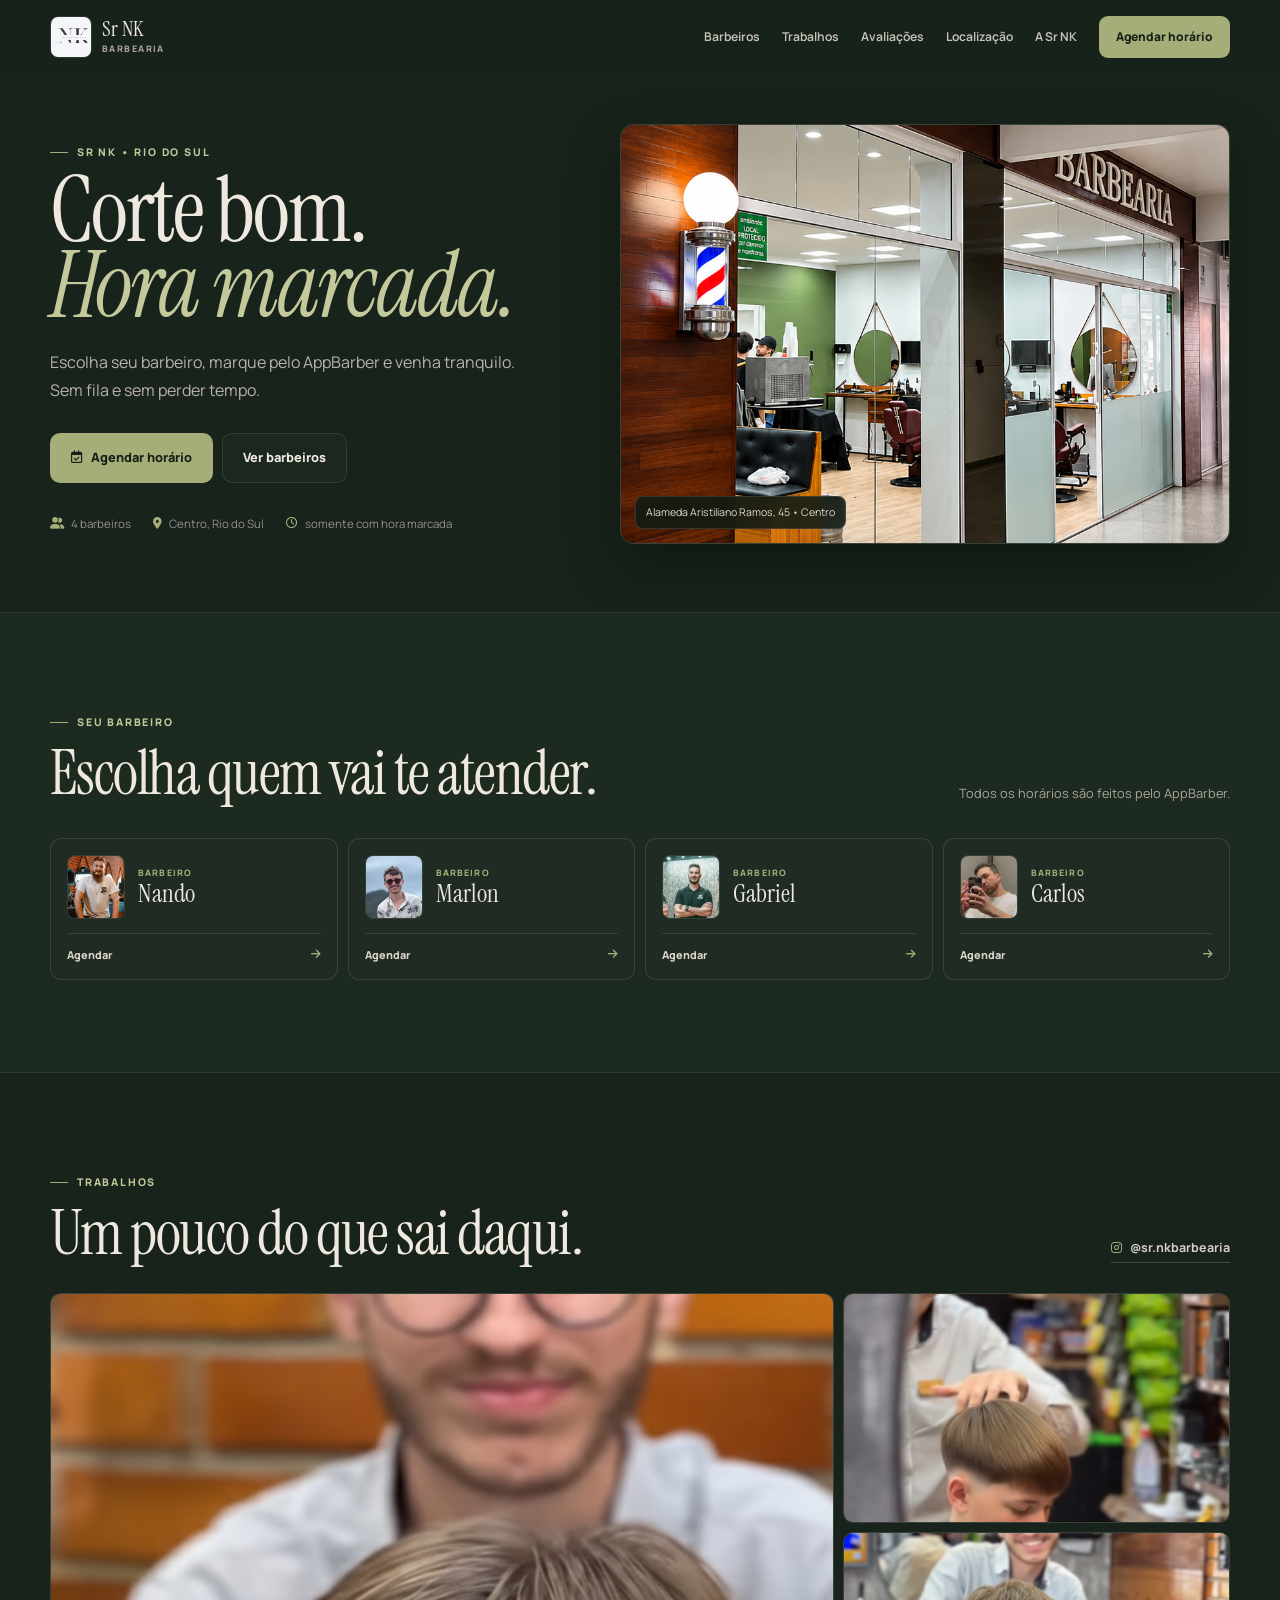
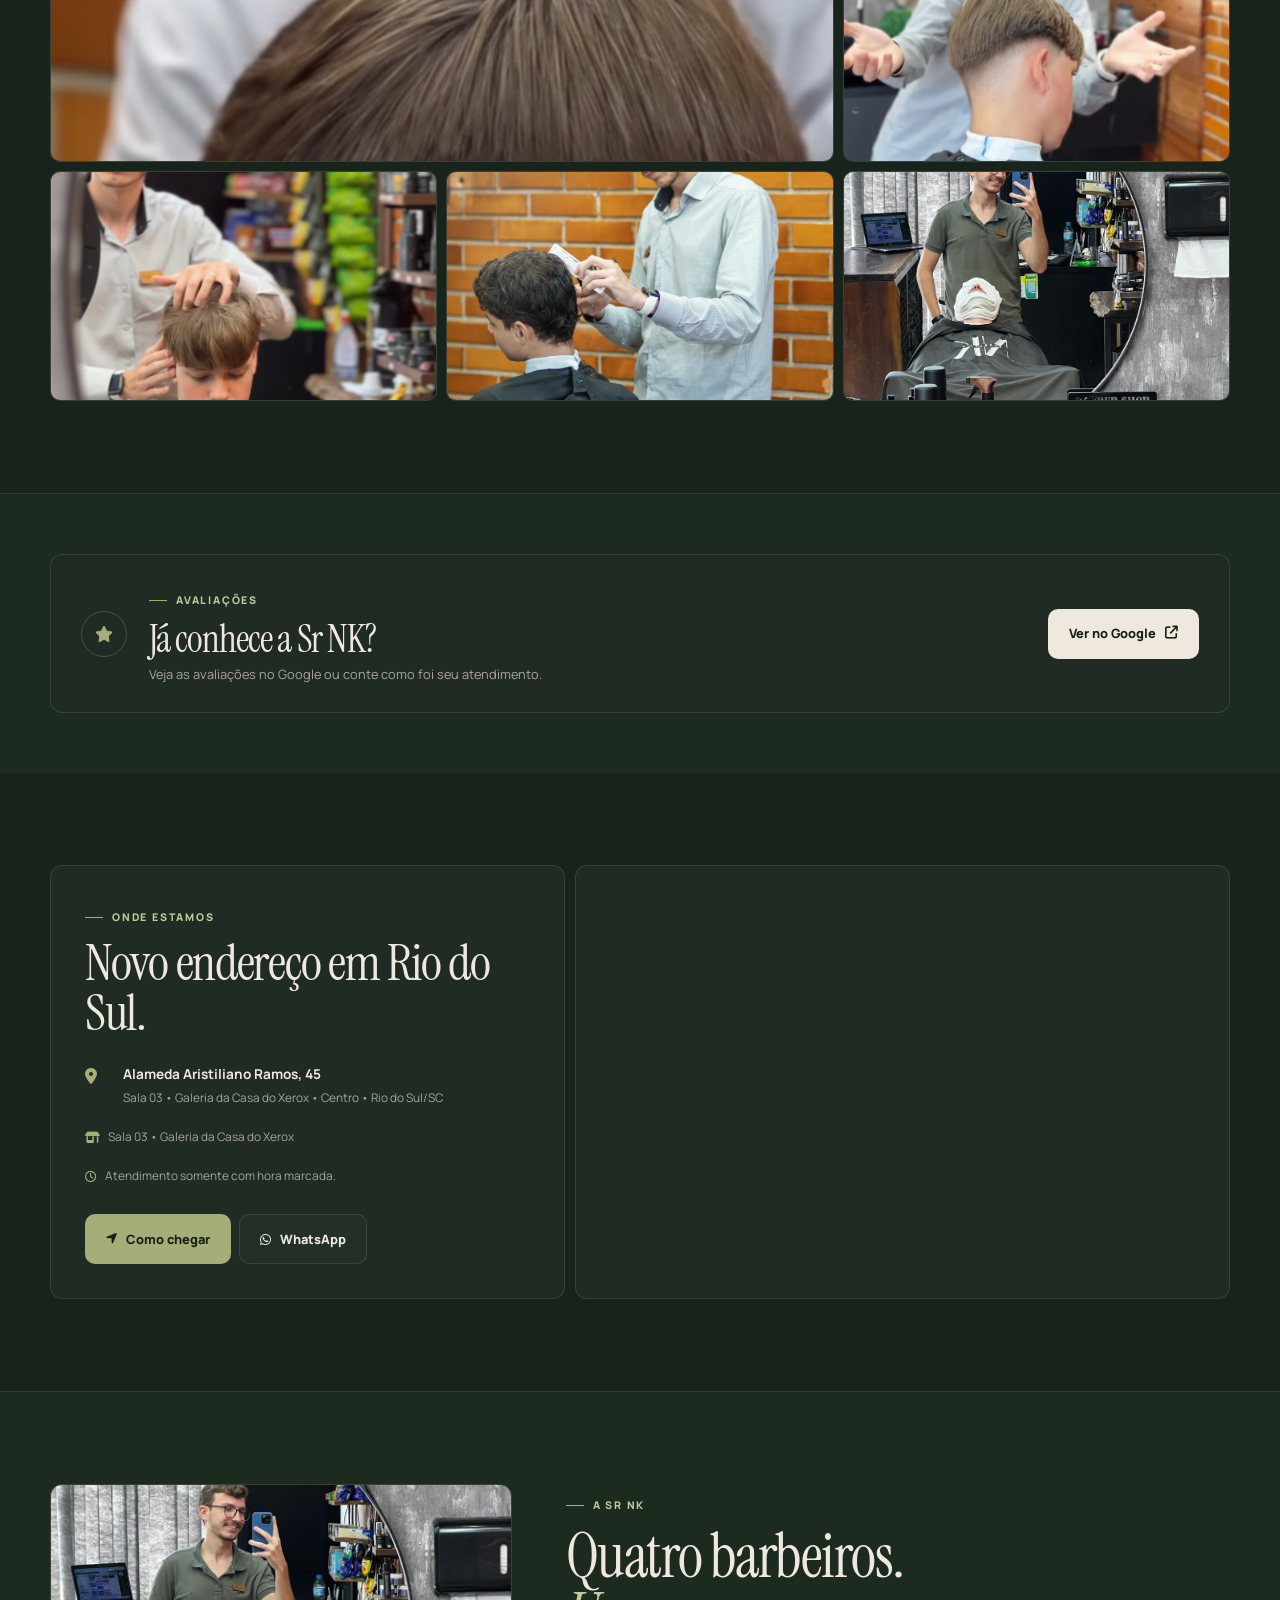
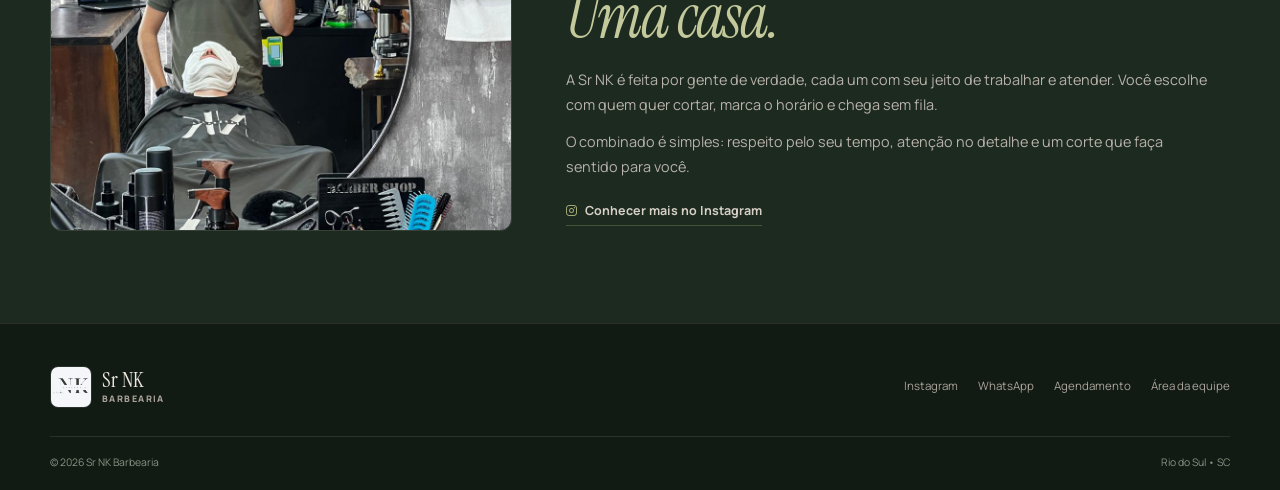
<file: index.html>
<!DOCTYPE html>
<html lang="pt-BR">
<head>
  <meta charset="UTF-8" />
  <meta name="viewport" content="width=device-width, initial-scale=1, viewport-fit=cover" />
  <title>Sr NK Barbearia | Rio do Sul</title>
  <meta name="description" content="Sr NK Barbearia em novo endereço: Alameda Aristiliano Ramos, 45, Sala 03, Galeria da Casa do Xerox, Centro, Rio do Sul/SC." />
  <meta name="theme-color" content="#18231b" />
  <link rel="manifest" href="manifest.webmanifest" />
  <link rel="apple-touch-icon" href="icons/icon-192.png?v=13.0" />
  <link rel="preconnect" href="https://fonts.googleapis.com" />
  <link rel="preconnect" href="https://fonts.gstatic.com" crossorigin />
  <link href="https://fonts.googleapis.com/css2?family=Instrument+Serif:ital@0;1&family=Manrope:wght@400;500;600;700;800&display=swap" rel="stylesheet" />
  <link rel="stylesheet" href="https://cdnjs.cloudflare.com/ajax/libs/font-awesome/6.5.1/css/all.min.css" integrity="sha512-DTOQO9RWCH3ppGqcWaEA1BIZOC6xxalwEsw9c2QQeAIftl+Vegovlnee1c9QX4TctnWMn13TZye+giMm8e2LwA==" crossorigin="anonymous" referrerpolicy="no-referrer" />
  <link rel="stylesheet" href="css/style.css?v=4.5" />
</head>
<body>
  <header class="site-header" id="topo">
    <div class="container header-inner">
      <a class="brand" href="#inicio" aria-label="Sr NK Barbearia - início">
        <img class="brand-logo" src="Fotos/Sr.NK.jpg" alt="Logo da Sr NK Barbearia" />
        <span class="brand-copy"><strong>Sr NK</strong><small>BARBEARIA</small></span>
      </a>

      <button class="menu-toggle" id="menuButton" type="button" aria-label="Abrir menu" aria-controls="siteNav" aria-expanded="false">
        <span></span><span></span><span></span>
      </button>

      <nav class="site-nav" id="siteNav" aria-label="Navegação principal">
        <a href="#equipe">Barbeiros</a>
        <a href="#trabalhos">Trabalhos</a>
        <a href="#avaliacoes">Avaliações</a>
        <a href="#localizacao">Localização</a>
        <a href="#sobre">A Sr NK</a>
        <a class="nav-cta" href="https://sites.appbarber.com.br/agendamento/srn-m9e9" target="_blank" rel="noopener noreferrer">Agendar horário</a>
      </nav>
    </div>
  </header>

  <main>
    <section class="hero" id="inicio">
      <div class="container hero-grid">
        <div class="hero-copy reveal">
          <span class="eyebrow">SR NK • RIO DO SUL</span>
          <h1>Corte bom.<br><em>Hora marcada.</em></h1>
          <p>Escolha seu barbeiro, marque pelo AppBarber e venha tranquilo. Sem fila e sem perder tempo.</p>

          <div class="hero-actions">
            <a class="button button-primary" href="https://sites.appbarber.com.br/agendamento/srn-m9e9" target="_blank" rel="noopener noreferrer">
              <i class="fa-regular fa-calendar-check"></i> Agendar horário
            </a>
            <a class="button button-secondary hero-secondary" href="#equipe">Ver barbeiros</a>
          </div>

          <div class="hero-meta" aria-label="Informações da Sr NK">
            <span><i class="fa-solid fa-user-group"></i> 4 barbeiros</span>
            <span><i class="fa-solid fa-location-dot"></i> Centro, Rio do Sul</span>
            <span><i class="fa-regular fa-clock"></i> somente com hora marcada</span>
          </div>

          <div class="quick-actions" aria-label="Atalhos">
            <a href="https://sites.appbarber.com.br/agendamento/srn-m9e9" target="_blank" rel="noopener noreferrer"><i class="fa-regular fa-calendar"></i><span>Agendar</span></a>
            <a href="https://wa.me/5547988685889?text=Olá!%20Vim%20pelo%20site%20da%20Sr%20NK%20Barbearia." target="_blank" rel="noopener noreferrer"><i class="fa-brands fa-whatsapp"></i><span>WhatsApp</span></a>
            <a href="https://www.google.com/maps/search/?api=1&query=Alameda%20Aristiliano%20Ramos%2C%2045%2C%20Centro%2C%20Rio%20do%20Sul%2C%20SC" target="_blank" rel="noopener noreferrer"><i class="fa-solid fa-location-arrow"></i><span>Como chegar</span></a>
          </div>
        </div>

        <figure class="hero-media reveal">
          <img src="Fotos/CFB18E75-C29A-4582-A99E-F17B92D7CEDB.png?v=1" alt="Fachada e interior da Sr NK Barbearia em Rio do Sul" />
          <figcaption>Alameda Aristiliano Ramos, 45 • Centro</figcaption>
        </figure>
      </div>
    </section>

    <section class="section section-team" id="equipe">
      <div class="container">
        <div class="section-top reveal">
          <div>
            <span class="eyebrow">SEU BARBEIRO</span>
            <h2>Escolha quem vai te atender.</h2>
          </div>
          <p>Todos os horários são feitos pelo AppBarber.</p>
        </div>

        <div class="team-grid">
          <article class="team-card reveal">
            <img class="team-photo team-photo-nando" src="Fotos/site-barber-nando.webp" alt="Nando, barbeiro da Sr NK" loading="lazy" />
            <div class="team-info"><span>Barbeiro</span><h3>Nando</h3></div>
            <a class="team-action" href="https://sites.appbarber.com.br/agendamento/srn-m9e9" target="_blank" rel="noopener noreferrer" aria-label="Ver agenda do Nando">Agendar <i class="fa-solid fa-arrow-right"></i></a>
          </article>

          <article class="team-card reveal">
            <img class="team-photo team-photo-marlon" src="Fotos/site-barber-marlon.webp" alt="Marlon, barbeiro da Sr NK" loading="lazy" />
            <div class="team-info"><span>Barbeiro</span><h3>Marlon</h3></div>
            <a class="team-action" href="https://sites.appbarber.com.br/agendamento/srn-m9e9" target="_blank" rel="noopener noreferrer" aria-label="Ver agenda do Marlon">Agendar <i class="fa-solid fa-arrow-right"></i></a>
          </article>

          <article class="team-card reveal">
            <img class="team-photo team-photo-gabriel" src="Fotos/site-barber-gabriel.webp" alt="Gabriel, barbeiro da Sr NK" loading="lazy" />
            <div class="team-info"><span>Barbeiro</span><h3>Gabriel</h3></div>
            <a class="team-action" href="https://sites.appbarber.com.br/agendamento/srn-m9e9" target="_blank" rel="noopener noreferrer" aria-label="Ver agenda do Gabriel">Agendar <i class="fa-solid fa-arrow-right"></i></a>
          </article>

          <article class="team-card reveal">
            <img class="team-photo team-photo-carlos" src="Fotos/site-barber-carlos.webp" alt="Carlos, barbeiro da Sr NK" loading="lazy" />
            <div class="team-info"><span>Barbeiro</span><h3>Carlos</h3></div>
            <a class="team-action" href="https://sites.appbarber.com.br/agendamento/srn-m9e9" target="_blank" rel="noopener noreferrer" aria-label="Ver agenda do Carlos">Agendar <i class="fa-solid fa-arrow-right"></i></a>
          </article>
        </div>
      </div>
    </section>

    <section class="section section-work" id="trabalhos">
      <div class="container">
        <div class="section-top work-top reveal">
          <div>
            <span class="eyebrow">TRABALHOS</span>
            <h2>Um pouco do que sai daqui.</h2>
          </div>
          <a class="text-link" href="https://www.instagram.com/sr.nkbarbearia/" target="_blank" rel="noopener noreferrer"><i class="fa-brands fa-instagram"></i> @sr.nkbarbearia</a>
        </div>

        <div class="work-grid" aria-label="Galeria de trabalhos da Sr NK">
          <figure class="work-item work-main reveal"><img class="work-crop-1" src="Fotos/4.png" alt="Corte degradê realizado na Sr NK" loading="lazy" /></figure>
          <figure class="work-item reveal"><img class="work-crop-2" src="Fotos/6.png" alt="Corte masculino realizado na Sr NK" loading="lazy" /></figure>
          <figure class="work-item reveal"><img class="work-crop-3" src="Fotos/7.png" alt="Acabamento de corte realizado na Sr NK" loading="lazy" /></figure>
          <figure class="work-item reveal"><img class="work-crop-4" src="Fotos/1.png" alt="Atendimento na Sr NK Barbearia" loading="lazy" /></figure>
          <figure class="work-item reveal"><img class="work-crop-5" src="Fotos/2.png" alt="Corte infantil realizado na Sr NK" loading="lazy" /></figure>
          <figure class="work-item reveal"><img class="work-crop-6" src="Fotos/10.jpeg" alt="Cuidado de barba na Sr NK" loading="lazy" /></figure>
        </div>
        <p class="gallery-hint"><i class="fa-solid fa-arrow-right"></i> Arraste para ver mais</p>
      </div>
    </section>

    <section class="section section-reviews" id="avaliacoes">
      <div class="container review-card reveal">
        <div class="review-mark"><i class="fa-solid fa-star"></i></div>
        <div class="review-copy">
          <span class="eyebrow">AVALIAÇÕES</span>
          <h2>Já conhece a Sr NK?</h2>
          <p>Veja as avaliações no Google ou conte como foi seu atendimento.</p>
        </div>
        <a class="button button-light" href="https://www.google.com/maps/search/?api=1&query=Alameda%20Aristiliano%20Ramos%2C%2045%2C%20Centro%2C%20Rio%20do%20Sul%2C%20SC" target="_blank" rel="noopener noreferrer">Ver no Google <i class="fa-solid fa-arrow-up-right-from-square"></i></a>
      </div>
    </section>

    <section class="section section-location" id="localizacao">
      <div class="container location-grid">
        <div class="location-card reveal">
          <span class="eyebrow">ONDE ESTAMOS</span>
          <h2>Novo endereço em Rio do Sul.</h2>
          <div class="address">
            <i class="fa-solid fa-location-dot"></i>
            <div><strong>Alameda Aristiliano Ramos, 45</strong><span>Sala 03 • Galeria da Casa do Xerox • Centro • Rio do Sul/SC</span></div>
          </div>
          <div class="location-note"><i class="fa-solid fa-shop"></i> Sala 03 • Galeria da Casa do Xerox</div><div class="location-note"><i class="fa-regular fa-clock"></i> Atendimento somente com hora marcada.</div>
          <div class="location-actions">
            <a class="button button-primary" href="https://www.google.com/maps/search/?api=1&query=Alameda%20Aristiliano%20Ramos%2C%2045%2C%20Centro%2C%20Rio%20do%20Sul%2C%20SC" target="_blank" rel="noopener noreferrer"><i class="fa-solid fa-location-arrow"></i> Como chegar</a>
            <a class="button button-secondary" href="https://wa.me/5547988685889?text=Olá!%20Vim%20pelo%20site%20da%20Sr%20NK%20Barbearia." target="_blank" rel="noopener noreferrer"><i class="fa-brands fa-whatsapp"></i> WhatsApp</a>
          </div>
        </div>

        <div class="map-shell reveal">
          <iframe title="Localização da Sr NK Barbearia" src="https://www.google.com/maps?q=Alameda%20Aristiliano%20Ramos%2C%2045%2C%20Sala%2003%2C%20Galeria%20da%20Casa%20do%20Xerox%2C%20Centro%2C%20Rio%20do%20Sul%2C%20SC&output=embed" loading="lazy" referrerpolicy="no-referrer-when-downgrade" allowfullscreen></iframe>
        </div>
      </div>
    </section>

    <section class="section section-about" id="sobre">
      <div class="container about-grid">
        <figure class="about-photo reveal"><img src="Fotos/10.jpeg" alt="Equipe da Sr NK Barbearia" loading="lazy" /></figure>
        <div class="about-copy reveal">
          <span class="eyebrow">A SR NK</span>
          <h2>Quatro barbeiros.<br><em>Uma casa.</em></h2>
          <p>A Sr NK é feita por gente de verdade, cada um com seu jeito de trabalhar e atender. Você escolhe com quem quer cortar, marca o horário e chega sem fila.</p>
          <p>O combinado é simples: respeito pelo seu tempo, atenção no detalhe e um corte que faça sentido para você.</p>
          <a class="text-link" href="https://www.instagram.com/sr.nkbarbearia/" target="_blank" rel="noopener noreferrer"><i class="fa-brands fa-instagram"></i> Conhecer mais no Instagram</a>
        </div>
      </div>
    </section>
  </main>

  <footer class="site-footer">
    <div class="container footer-main">
      <a class="brand" href="#inicio"><img class="brand-logo" src="Fotos/Sr.NK.jpg" alt="Logo Sr NK" /><span class="brand-copy"><strong>Sr NK</strong><small>BARBEARIA</small></span></a>
      <div class="footer-links"><a href="https://www.instagram.com/sr.nkbarbearia/" target="_blank" rel="noopener noreferrer">Instagram</a><a href="https://wa.me/5547988685889" target="_blank" rel="noopener noreferrer">WhatsApp</a><a href="https://sites.appbarber.com.br/agendamento/srn-m9e9" target="_blank" rel="noopener noreferrer">Agendamento</a><a href="profissional/login.html">Área da equipe</a></div>
    </div>
    <div class="container footer-bottom"><span>© <span id="currentYear">2026</span> Sr NK Barbearia</span><span>Rio do Sul • SC</span></div>
  </footer>

  <a class="mobile-booking" href="https://sites.appbarber.com.br/agendamento/srn-m9e9" target="_blank" rel="noopener noreferrer"><i class="fa-regular fa-calendar-check"></i><span>Agendar horário</span></a>

  <script src="js/script.js?v=4.2"></script>
  <script>if ("serviceWorker" in navigator) window.addEventListener("load", () => navigator.serviceWorker.register("./service-worker.js", { updateViaCache: "none" }).then((r) => r.update()).catch(console.warn));</script>
</body>
</html>
</file>
<file: css/style.css>
:root{
  --bg:#18231b;
  --surface:#202c23;
  --surface-2:#29372c;
  --cream:#eee8df;
  --muted:#aaa49b;
  --brass:#a5ad78;
  --brass-light:#c3c99b;
  --line:rgba(238,232,223,.11);
  --line-strong:rgba(165,173,120,.30);
  --shadow:0 22px 55px rgba(0,0,0,.32);
  --display:'Instrument Serif',Georgia,serif;
  --body:'Manrope',system-ui,sans-serif;
  --container:1180px;
  --header:74px;
}
*{box-sizing:border-box;margin:0;padding:0}
html{scroll-behavior:smooth;scroll-padding-top:84px}
body{font-family:var(--body);background:var(--bg);color:var(--cream);line-height:1.6;overflow-x:hidden;-webkit-font-smoothing:antialiased}
body.menu-open{overflow:hidden}
a{color:inherit;text-decoration:none}
img{display:block;max-width:100%}
button{font:inherit;color:inherit}
.container{width:min(calc(100% - 40px),var(--container));margin-inline:auto}
.section{padding:92px 0}
.eyebrow{display:inline-flex;align-items:center;gap:9px;margin-bottom:12px;color:var(--brass-light);font-size:.66rem;font-weight:800;letter-spacing:.17em;text-transform:uppercase}
.eyebrow::before{content:"";width:18px;height:1px;background:var(--brass)}
h1,h2,h3{font-weight:400}
h1,h2{font-family:var(--display);letter-spacing:-.025em}
h2{font-size:clamp(2.4rem,4.8vw,4rem);line-height:.98}
h1 em,h2 em{color:var(--brass-light);font-style:italic}
.button{display:inline-flex;align-items:center;justify-content:center;gap:9px;min-height:50px;padding:0 20px;border:1px solid transparent;border-radius:10px;font-size:.8rem;font-weight:800;transition:.2s ease}
.button:hover{transform:translateY(-2px)}
.button-primary{background:var(--brass);color:#172017}
.button-primary:hover{background:var(--brass-light)}
.button-secondary{border-color:var(--line);background:rgba(255,255,255,.02);color:var(--cream)}
.button-secondary:hover{border-color:var(--line-strong);color:var(--brass-light)}
.button-light{background:var(--cream);color:#172017}
.text-link{display:inline-flex;align-items:center;gap:8px;color:#d7d0c6;font-size:.78rem;font-weight:700;border-bottom:1px solid var(--line-strong);padding-bottom:4px}
.text-link i{color:var(--brass)}
.site-header{position:fixed;inset:0 0 auto;z-index:1000;height:var(--header);background:rgba(24,35,27,.84);border-bottom:1px solid transparent;backdrop-filter:blur(16px);-webkit-backdrop-filter:blur(16px);transition:.2s ease}
.site-header.scrolled{background:rgba(17,27,20,.97);border-bottom-color:var(--line)}
.header-inner{height:100%;display:flex;align-items:center;justify-content:space-between;gap:24px}
.brand{display:inline-flex;align-items:center;gap:10px;min-width:max-content}
.brand-logo{width:42px;height:42px;object-fit:cover;border:1px solid var(--line);border-radius:8px}
.brand-copy{display:grid;line-height:1}
.brand-copy strong{font-family:var(--display);font-size:1.32rem;font-weight:400}
.brand-copy small{margin-top:4px;color:var(--muted);font-size:.56rem;font-weight:800;letter-spacing:.16em}
.site-nav{display:flex;align-items:center;gap:22px}
.site-nav>a:not(.nav-cta){color:#c7c1b8;font-size:.76rem;font-weight:650;transition:.2s ease}
.site-nav>a:not(.nav-cta):hover{color:#fff}
.nav-cta{display:inline-flex;align-items:center;min-height:42px;padding:0 17px;border-radius:9px;background:var(--brass);color:#172017;font-size:.75rem;font-weight:800}
.menu-toggle{display:none;width:42px;height:42px;padding:10px;border:1px solid var(--line);border-radius:9px;background:var(--surface);cursor:pointer}
.menu-toggle span{display:block;width:100%;height:2px;margin:4px 0;background:#e8e1d7;border-radius:99px}
.hero{padding:124px 0 68px;border-bottom:1px solid var(--line)}
.hero-grid{display:grid;grid-template-columns:minmax(0,.9fr) minmax(390px,1.1fr);gap:70px;align-items:center}
.hero-copy h1{max-width:700px;font-size:clamp(4rem,7vw,6.6rem);line-height:.84}
.hero-copy>p{max-width:570px;margin-top:24px;color:#b8b2aa;font-size:1rem;line-height:1.75}
.hero-actions{display:flex;flex-wrap:wrap;gap:9px;margin-top:29px}
.hero-meta{display:flex;flex-wrap:wrap;gap:10px 22px;margin-top:32px;color:#969088;font-size:.72rem}
.hero-meta span{display:inline-flex;align-items:center;gap:7px}
.hero-meta i{color:var(--brass)}
.hero-media{position:relative;overflow:hidden;border-radius:14px;background:var(--surface);border:1px solid var(--line);box-shadow:var(--shadow)}
.hero-media img{width:100%;aspect-ratio:16/11;object-fit:cover;object-position:center 54%}
.hero-media figcaption{position:absolute;left:14px;bottom:14px;padding:7px 10px;border:1px solid rgba(255,255,255,.12);border-radius:8px;background:rgba(17,27,20,.88);backdrop-filter:blur(8px);font-size:.66rem;color:#ded8cf}
.quick-actions{display:none}
.section-top{display:flex;align-items:end;justify-content:space-between;gap:36px;margin-bottom:34px}
.section-top>div{max-width:700px}
.section-top>p{max-width:320px;color:var(--muted);font-size:.8rem;text-align:right}
.section-team{background:#1d2a20}
.team-grid{display:grid;grid-template-columns:repeat(4,minmax(0,1fr));gap:10px}
.team-card{display:grid;grid-template-columns:58px minmax(0,1fr);grid-template-rows:auto auto;column-gap:13px;row-gap:14px;align-items:center;padding:16px;border:1px solid var(--line);border-radius:11px;background:var(--surface);transition:.2s ease}
.team-card:hover{border-color:var(--line-strong);transform:translateY(-2px)}
.team-photo{grid-row:1;width:58px;height:64px;object-fit:cover;border-radius:8px;border:1px solid rgba(255,255,255,.09)}
.team-photo-nando{object-position:50% 23%}.team-photo-marlon{object-position:50% 34%}.team-photo-gabriel{object-position:50% 24%}.team-photo-carlos{object-position:center}
.team-info{min-width:0}
.team-info span{display:block;margin-bottom:2px;color:var(--brass);font-size:.55rem;font-weight:800;letter-spacing:.13em;text-transform:uppercase}
.team-info h3{font-family:var(--display);font-size:1.55rem;line-height:1}
.team-action{grid-column:1/-1;display:flex;align-items:center;justify-content:space-between;padding-top:12px;border-top:1px solid var(--line);color:#d9d3ca;font-size:.68rem;font-weight:800}
.team-action i{color:var(--brass)}
.section-work{background:var(--bg);border-top:1px solid var(--line);border-bottom:1px solid var(--line)}
.work-top{margin-bottom:30px}
.work-grid{display:grid;grid-template-columns:repeat(3,minmax(0,1fr));grid-auto-rows:230px;gap:9px}
.work-item{overflow:hidden;border-radius:10px;background:var(--surface);border:1px solid var(--line)}
.work-main{grid-column:span 2;grid-row:span 2}
.work-item img{width:100%;height:100%;object-fit:cover;transition:transform .35s ease}
.work-item:hover img{transform:scale(1.025)}
.work-crop-1{object-position:50% 32%}.work-crop-2{object-position:50% 43%}.work-crop-3{object-position:50% 47%}.work-crop-4{object-position:50% 36%}.work-crop-5{object-position:50% 43%}.work-crop-6{object-position:50% 42%}
.gallery-hint{display:none}
.section-reviews{padding:60px 0;background:#1d2a20}
.review-card{display:grid;grid-template-columns:auto 1fr auto;align-items:center;gap:22px;padding:28px 30px;border:1px solid var(--line);border-radius:12px;background:var(--surface)}
.review-mark{width:46px;height:46px;display:grid;place-items:center;border:1px solid var(--line-strong);border-radius:50%;color:var(--brass)}
.review-copy h2{font-size:clamp(2rem,3vw,2.8rem)}
.review-copy p{margin-top:5px;color:var(--muted);font-size:.8rem}
.section-location{background:var(--bg)}
.location-grid{display:grid;grid-template-columns:.88fr 1.12fr;gap:10px}
.location-card,.map-shell{overflow:hidden;border:1px solid var(--line);border-radius:12px;background:var(--surface)}
.location-card{padding:34px}
.location-card h2{font-size:clamp(2.3rem,4vw,3.4rem)}
.address{display:grid;grid-template-columns:28px 1fr;gap:10px;margin-top:26px}
.address>i{margin-top:4px;color:var(--brass)}
.address div{display:grid}.address strong{font-size:.85rem}.address span{margin-top:3px;color:var(--muted);font-size:.74rem}
.location-note{display:flex;align-items:center;gap:8px;margin-top:20px;color:#aaa49b;font-size:.74rem}.location-note i{color:var(--brass)}
.location-actions{display:flex;flex-wrap:wrap;gap:8px;margin-top:28px}
.map-shell{min-height:390px}.map-shell iframe{display:block;width:100%;height:100%;min-height:390px;border:0;filter:grayscale(.3) contrast(1.02)}
.section-about{background:#1d2a20;border-top:1px solid var(--line)}
.about-grid{display:grid;grid-template-columns:.82fr 1.18fr;gap:54px;align-items:center}
.about-photo{overflow:hidden;border-radius:12px;border:1px solid var(--line);background:var(--surface)}
.about-photo img{width:100%;aspect-ratio:4/3;object-fit:cover;object-position:center 42%}
.about-copy{max-width:650px}
.about-copy h2{margin-bottom:20px}
.about-copy p{color:#b8b2aa;font-size:.9rem;line-height:1.75}
.about-copy p+p{margin-top:12px}
.about-copy .text-link{margin-top:22px}
.site-footer{padding:42px 0 20px;background:#111a13;border-top:1px solid var(--line)}
.footer-main{display:flex;align-items:center;justify-content:space-between;gap:30px}
.footer-links{display:flex;flex-wrap:wrap;gap:20px}.footer-links a{color:var(--muted);font-size:.72rem}.footer-links a:hover{color:#fff}
.footer-bottom{display:flex;justify-content:space-between;gap:16px;margin-top:28px;padding-top:17px;border-top:1px solid var(--line);color:#8c9483;font-size:.65rem}
.mobile-booking{display:none}
.reveal{opacity:0;transform:translateY(12px);transition:opacity .45s ease,transform .45s ease}.reveal.is-visible{opacity:1;transform:none}
@media(max-width:980px){
  .site-nav{gap:14px}.site-nav>a:not(.nav-cta){font-size:.7rem}
  .hero-grid{gap:38px}.hero-copy h1{font-size:clamp(3.7rem,7vw,5.2rem)}
  .team-grid{grid-template-columns:repeat(2,1fr)}
  .about-grid{gap:32px}
}
@media(max-width:760px){
  :root{--header:64px}
  html{scroll-padding-top:74px}
  .container{width:min(calc(100% - 28px),var(--container))}
  .section{padding:54px 0}
  .site-header{height:var(--header)}
  .brand-logo{width:36px;height:36px;border-radius:7px}.brand-copy strong{font-size:1.14rem}.brand-copy small{font-size:.5rem}
  .menu-toggle{display:block;width:40px;height:40px}
  .site-nav{position:fixed;inset:var(--header) 14px auto;display:grid;gap:0;padding:8px;border:1px solid var(--line);border-radius:12px;background:rgba(24,35,27,.99);box-shadow:var(--shadow);opacity:0;visibility:hidden;transform:translateY(-8px);transition:.18s ease;z-index:1001}
  .site-nav.open{opacity:1;visibility:visible;transform:none}
  .site-nav>a:not(.nav-cta){min-height:44px;display:flex;align-items:center;padding:0 12px;border-bottom:1px solid var(--line);font-size:.78rem}
  .nav-cta{margin-top:7px;min-height:44px;justify-content:center}
  .hero{padding:94px 0 44px}
  .hero-grid{grid-template-columns:1fr;gap:24px}
  .hero-copy h1{font-size:clamp(3.2rem,15vw,4.4rem);line-height:.88}
  .hero-copy>p{margin-top:18px;font-size:.9rem;line-height:1.65}
  .hero-actions{margin-top:23px}.hero-secondary{display:none}.hero-actions .button-primary{width:100%;min-height:52px}
  .hero-meta{display:block;margin-top:16px;color:#969088;font-size:.68rem}.hero-meta span{display:none}.hero-meta span:nth-child(2),.hero-meta span:nth-child(3){display:inline-flex;margin-right:12px;margin-top:6px}
  .hero-media{border-radius:11px;box-shadow:none}.hero-media img{aspect-ratio:4/5;object-fit:cover;object-position:center 50%}.hero-media figcaption{left:10px;bottom:10px;font-size:.6rem}
  .quick-actions{display:grid;grid-template-columns:repeat(3,1fr);gap:7px;margin-top:14px}
  .quick-actions a{display:grid;justify-items:center;gap:5px;padding:11px 5px;border:1px solid var(--line);border-radius:9px;background:rgba(255,255,255,.02);color:#d8d2c9;font-size:.61rem;font-weight:700;text-align:center}
  .quick-actions i{font-size:.94rem;color:var(--brass)}
  .section-top{display:block;margin-bottom:22px}.section-top>p{margin-top:8px;text-align:left;font-size:.72rem}.section-top h2{font-size:clamp(2.25rem,11vw,3rem)}
  .team-grid{grid-template-columns:1fr;gap:7px}
  .team-card{grid-template-columns:52px minmax(0,1fr) auto;grid-template-rows:1fr;gap:11px;min-height:76px;padding:10px 11px;border-radius:10px}
  .team-photo{grid-row:auto;width:52px;height:56px;border-radius:8px}
  .team-info span{font-size:.49rem;margin-bottom:1px}.team-info h3{font-size:1.34rem}
  .team-action{grid-column:auto;align-self:stretch;display:flex;justify-content:center;gap:7px;padding:0 2px 0 10px;border-top:0;border-left:1px solid var(--line);font-size:.64rem;white-space:nowrap}.team-action i{font-size:.6rem}
  .section-work{padding-bottom:48px}
  .work-top{margin-bottom:20px}
  .work-grid{display:flex;gap:9px;overflow-x:auto;scroll-snap-type:x mandatory;scrollbar-width:none;margin-right:-14px;padding-right:14px;padding-bottom:4px}.work-grid::-webkit-scrollbar{display:none}
  .work-item,.work-main{flex:0 0 72vw;height:auto;aspect-ratio:4/5;grid-column:auto;grid-row:auto;scroll-snap-align:start;border-radius:10px}
  .gallery-hint{display:flex;align-items:center;gap:6px;margin-top:10px;color:#8e9880;font-size:.62rem}.gallery-hint i{color:var(--brass)}
  .section-reviews{padding:46px 0}
  .review-card{grid-template-columns:38px 1fr;gap:12px;padding:18px;border-radius:10px}.review-mark{width:38px;height:38px}.review-copy h2{font-size:2rem}.review-copy p{font-size:.72rem}.review-card>.button{grid-column:1/-1;width:100%;min-height:46px;margin-top:2px}
  .location-grid{grid-template-columns:1fr;gap:8px}.location-card{padding:23px}.location-card h2{font-size:2.45rem}.address{margin-top:20px}.location-actions{display:grid;grid-template-columns:1fr 1fr;margin-top:22px}.location-actions .button{min-height:46px;padding:0 10px;font-size:.72rem}.map-shell,.map-shell iframe{min-height:245px}
  .about-grid{grid-template-columns:1fr;gap:22px}.about-photo{order:2}.about-photo img{aspect-ratio:16/10}.about-copy h2{font-size:2.7rem;margin-bottom:15px}.about-copy p{font-size:.82rem}.about-copy .text-link{margin-top:18px}
  .site-footer{padding:34px 0 18px}.footer-main{display:grid;gap:20px}.footer-links{gap:14px}.footer-bottom{padding-bottom:68px}
  .mobile-booking{position:fixed;left:14px;right:14px;bottom:calc(10px + env(safe-area-inset-bottom));z-index:900;display:flex;align-items:center;justify-content:center;gap:8px;min-height:48px;border-radius:10px;background:var(--brass);color:#172017;font-size:.76rem;font-weight:800;box-shadow:0 12px 30px rgba(0,0,0,.38)}
}
@media(max-width:390px){
  .container{width:min(calc(100% - 22px),var(--container))}
  .hero{padding-top:88px}.hero-copy h1{font-size:3.05rem}.quick-actions a{font-size:.57rem}
  .team-card{grid-template-columns:48px minmax(0,1fr) auto;padding:9px}.team-photo{width:48px;height:52px}.team-info h3{font-size:1.24rem}.team-action{font-size:.59rem;padding-left:8px}
  .work-item,.work-main{flex-basis:78vw}
  .location-actions{grid-template-columns:1fr}
}
@media(prefers-reduced-motion:reduce){html{scroll-behavior:auto}.reveal{opacity:1;transform:none;transition:none}.button,.team-card,.work-item img{transition:none}}


/* Estados de carregamento de mídia e acessibilidade */
.hero-media,
.team-photo,
.work-item,
.about-photo { position: relative; }

.hero-media img,
.team-photo,
.work-item img,
.about-photo img {
  background: linear-gradient(100deg, #202c23 20%, #344236 38%, #202c23 56%);
  background-size: 220% 100%;
}

img.is-loading {
  animation: image-shimmer 1.35s ease-in-out infinite;
}

img.is-loaded {
  animation: none;
  background: transparent;
}

img.image-unavailable {
  display: none !important;
}

.work-item.is-empty {
  display: none !important;
}

@keyframes image-shimmer {
  to { background-position-x: -220%; }
}

/* Animação progressiva ativada apenas quando o JavaScript está disponível */
.js-enabled .reveal {
  opacity: 0;
  transform: translateY(22px);
  transition: opacity .65s cubic-bezier(.2,.7,.2,1), transform .65s cubic-bezier(.2,.7,.2,1);
}

.js-enabled .reveal.is-visible {
  opacity: 1;
  transform: translateY(0);
}

@media (prefers-reduced-motion: reduce) {
  img.is-loading { animation: none; }
  .js-enabled .reveal,
  .js-enabled .reveal.is-visible {
    opacity: 1;
    transform: none;
    transition: none;
  }
}
</file>
